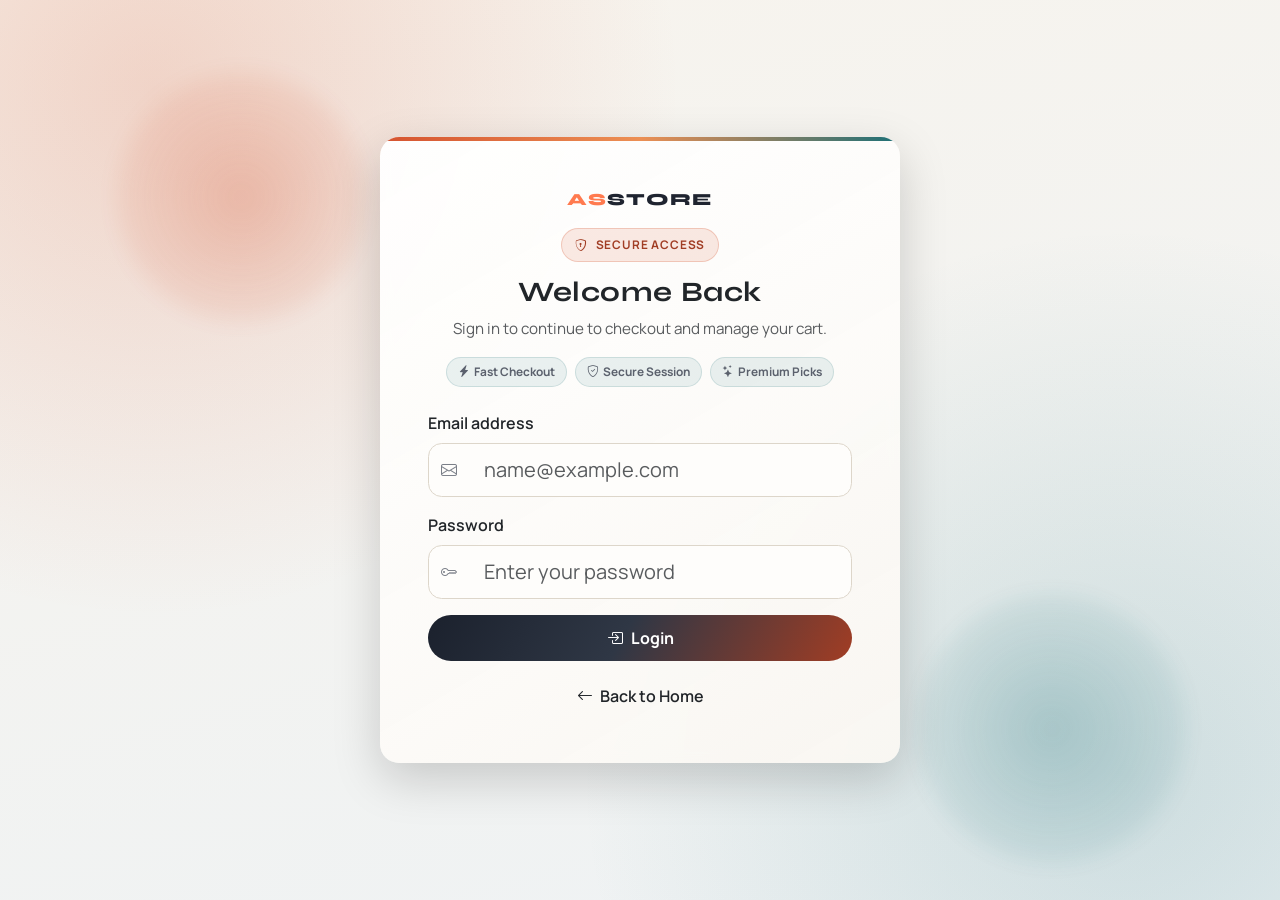
<file: checkout.html>
<!DOCTYPE html>
<html lang="en" dir="ltr">

<head>
    <meta charset="UTF-8">
    <meta name="viewport" content="width=device-width, initial-scale=1.0, viewport-fit=cover">
    <title>AS Store | Checkout</title>
    <link rel="preconnect" href="https://fonts.googleapis.com">
    <link rel="preconnect" href="https://fonts.gstatic.com" crossorigin>
    <link
        href="https://fonts.googleapis.com/css2?family=Manrope:wght@400;500;600;700;800&family=Syne:wght@600;700;800&display=swap"
        rel="stylesheet">
    <link rel="stylesheet"
        href="https://cdnjs.cloudflare.com/ajax/libs/animate.css/4.1.1/animate.min.css">
    <link href="https://cdn.jsdelivr.net/npm/bootstrap@5.3.3/dist/css/bootstrap.min.css" rel="stylesheet">
    <link rel="stylesheet" href="https://cdn.jsdelivr.net/npm/bootstrap-icons@1.11.3/font/bootstrap-icons.min.css">
    <link rel="stylesheet" href="style.css">
</head>

<body class="checkout-page">
    <main class="container py-4 py-md-5 min-vh-100 d-flex align-items-center justify-content-center auth-shell">
        <section class="auth-card card border-0 shadow-lg w-100 auth-panel checkout-panel animate__animated animate__fadeInUp">
            <div class="card-body p-4 p-md-5">
                <div class="auth-brand-wrap text-center mb-3">
                    <a href="index.html" class="auth-brand text-decoration-none"><span class="brand-mark">AS</span> STORE</a>
                </div>
                <div class="checkout-header mb-4">
                    <span class="auth-kicker"><i class="bi bi-credit-card me-2"></i>Secure Checkout</span>
                    <h1 class="h3 fw-bold mb-2 auth-title">Ready To Place Your Order</h1>
                    <p class="text-muted mb-0">Signed in as <span id="checkoutUser" class="fw-semibold"></span></p>
                    <div class="auth-highlights d-flex flex-wrap justify-content-center gap-2 mt-3">
                        <span class="auth-highlight"><i class="bi bi-patch-check-fill me-1"></i>Trusted Checkout</span>
                        <span class="auth-highlight"><i class="bi bi-box-seam me-1"></i>Quick Delivery</span>
                        <span class="auth-highlight"><i class="bi bi-arrow-repeat me-1"></i>Easy Returns</span>
                    </div>
                </div>

                <div class="checkout-summary card border-0 mb-4">
                    <div class="card-body">
                        <p class="mb-2 fw-semibold"><i class="bi bi-lock me-2"></i>Your payment flow is protected.</p>
                        <small class="text-muted">Tap place order when you are ready. You can still return to your cart.</small>
                    </div>
                </div>

                <div class="d-grid gap-2 checkout-actions">
                    <button id="placeOrderBtn" class="btn btn-dark py-2 auth-submit-btn">
                        <i class="bi bi-bag-check me-2"></i>Place Order
                    </button>
                    <a href="index.html" class="btn btn-outline-secondary checkout-back-btn">
                        <i class="bi bi-arrow-left me-2"></i>Back to Cart
                    </a>
                    <button id="logoutBtn" class="btn btn-link text-danger text-decoration-none checkout-logout-btn">
                        <i class="bi bi-box-arrow-right me-1"></i>Logout
                    </button>
                </div>

                <div class="alert alert-success mt-4 d-none auth-alert" id="orderSuccess" role="alert">
                    <i class="bi bi-check-circle me-2"></i>Order placed successfully.
                </div>
            </div>
        </section>
    </main>

    <div id="logoutConfirmOverlay" class="logout-confirm-overlay d-none">
        <div class="logout-confirm-card animate__animated animate__fadeInUp" role="dialog" aria-modal="true"
            aria-labelledby="logoutConfirmTitle">
            <div class="logout-confirm-icon">
                <i class="bi bi-box-arrow-right"></i>
            </div>
            <h5 id="logoutConfirmTitle" class="fw-bold mb-2">Log Out?</h5>
            <p class="text-muted mb-3">Are you sure you want to log out of your account?</p>
            <div class="logout-confirm-actions">
                <button id="cancelLogoutBtn" class="btn btn-outline-secondary rounded-pill px-4">
                    Stay Logged In
                </button>
                <button id="confirmLogoutBtn" class="btn btn-danger rounded-pill px-4">
                    Log Out
                </button>
            </div>
        </div>
    </div>

    <script src="auth.js"></script>
    <script src="checkout.js"></script>
</body>

</html>
</file>
<file: style.css>
﻿:root {
    --store-bg: #f5f1ea;
    --store-surface: #ffffff;
    --store-ink: #1f2430;
    --store-muted: #5f6775;
    --store-primary: #d5532f;
    --store-primary-dark: #a13d24;
    --store-accent: #1b6f76;
    --store-line: #e2ddd4;
    --store-shadow: 0 14px 36px rgba(31, 36, 48, 0.12);
}

html,
body {
    width: 100%;
    max-width: 100%;
    overflow-x: hidden;
}

html {
    scrollbar-gutter: auto;
}

body {
    background:
        radial-gradient(circle at 10% 5%, rgba(213, 83, 47, 0.11), transparent 34%),
        radial-gradient(circle at 90% 95%, rgba(27, 111, 118, 0.1), transparent 36%),
        var(--store-bg);
    color: var(--store-ink);
    font-family: "Manrope", sans-serif;
    -webkit-text-size-adjust: 100%;
    text-size-adjust: 100%;
}

#app {
    width: 100%;
    max-width: 100%;
    overflow-x: hidden;
}

img {
    max-width: 100%;
    height: auto;
}

h1,
h2,
h3,
h4,
h5,
h6,
p,
small,
span,
button,
a {
    overflow-wrap: anywhere;
}

button:focus-visible,
a:focus-visible,
input:focus-visible {
    outline: 3px solid rgba(27, 111, 118, 0.5);
    outline-offset: 2px;
}

.store-nav {
    width: 100%;
    background: rgba(19, 26, 34, 0.94);
    backdrop-filter: blur(8px);
    z-index: 1100;
}

.storefront-page {
    --store-nav-height: 74px;
    padding-top: var(--store-nav-height);
}

.storefront-page .store-nav {
    min-height: var(--store-nav-height);
}

.nav-main-list {
    gap: 0.5rem;
}

.nav-main-list .nav-link {
    padding: 0.45rem 0.75rem;
}

.nav-main-list .btn {
    min-height: 34px;
}

@media (max-width: 767.98px) {
    .offcanvas-body .nav-main-list {
        width: 100%;
    }

    .offcanvas-body .nav-main-list .nav-item {
        width: 100%;
    }

    #offcanvasNavbar {
        width: min(88vw, 360px);
        max-width: 100%;
        height: 100dvh;
        max-height: 100dvh;
        display: flex;
        flex-direction: column;
        background: rgba(19, 26, 34, 0.98) !important;
    }

    #offcanvasNavbar .offcanvas-header {
        background: transparent;
    }

    #offcanvasNavbar .offcanvas-body {
        display: block;
        flex: 1 1 auto;
        overflow-y: auto;
        padding: 1rem;
        background: transparent;
    }

    #offcanvasNavbar .nav-main-list {
        display: flex !important;
        flex-direction: column;
        align-items: stretch !important;
        gap: 0.7rem;
        margin: 0;
        padding: 0;
    }

    #offcanvasNavbar .nav-main-list .nav-link,
    #offcanvasNavbar .nav-main-list .btn {
        width: 100%;
    }
}

.navbar-brand {
    font-family: "Syne", sans-serif;
    letter-spacing: 0.08em;
}

.brand-mark {
    color: #ff7a4f;
}

.cart-nav-btn {
    border-color: rgba(255, 255, 255, 0.55);
}

.user-nav-block {
    gap: 0.55rem;
}

.user-pill {
    display: inline-flex;
    align-items: center;
    max-width: 250px;
    padding: 0.28rem 0.56rem;
    border-radius: 999px;
    border: 1px solid rgba(255, 255, 255, 0.24);
    background: rgba(255, 255, 255, 0.08);
}

.user-pill-avatar {
    width: 30px;
    height: 30px;
    border-radius: 50%;
    display: inline-flex;
    align-items: center;
    justify-content: center;
    font-size: 0.8rem;
    font-weight: 800;
    color: #fff;
    background: linear-gradient(135deg, var(--store-primary), var(--store-accent));
    margin-right: 0.45rem;
    flex-shrink: 0;
}

.user-pill-text {
    min-width: 0;
    display: inline-flex;
    flex-direction: column;
    line-height: 1.15;
    text-align: left;
}

.user-pill-text small {
    color: rgba(255, 255, 255, 0.92);
    font-size: 0.68rem;
}

.user-pill-email {
    max-width: 170px;
    white-space: nowrap;
    overflow: hidden;
    text-overflow: ellipsis;
    color: rgba(255, 255, 255, 0.76);
    font-size: 0.74rem;
}

.logout-confirm-overlay {
    position: fixed;
    inset: 0;
    z-index: 1220;
    display: flex;
    align-items: center;
    justify-content: center;
    padding: 1rem;
    background: rgba(14, 18, 24, 0.52);
    backdrop-filter: blur(4px);
}

.logout-confirm-card {
    width: min(420px, 100%);
    border-radius: 1rem;
    border: 1px solid var(--store-line);
    background: linear-gradient(160deg, #ffffff, #f9f6f1);
    box-shadow: 0 16px 40px rgba(15, 22, 30, 0.28);
    padding: 1rem;
    text-align: center;
}

.logout-confirm-card.animate__animated {
    --animate-duration: 0.35s;
}

.logout-confirm-icon {
    width: 52px;
    height: 52px;
    margin: 0 auto 0.75rem;
    border-radius: 50%;
    display: flex;
    align-items: center;
    justify-content: center;
    font-size: 1.25rem;
    color: #fff;
    background: linear-gradient(135deg, var(--store-primary), #ec8f54);
}

.logout-confirm-actions {
    display: flex;
    justify-content: center;
    gap: 0.6rem;
}

.hero-search.animate__animated {
    --animate-duration: 0.45s;
}

.filter-panel.animate__animated {
    --animate-duration: 0.6s;
}

.store-main.animate__animated,
.cart-section.animate__animated {
    --animate-duration: 0.62s;
}

.results-grid.animate__animated {
    --animate-duration: 0.48s;
}

.product-card.animate__animated,
.mobile-cart-card.animate__animated,
tr.animate__animated,
.empty-results.animate__animated {
    --animate-duration: 0.52s;
}

.hero-section {
    position: relative;
    overflow: hidden;
    background:
        linear-gradient(115deg, rgba(12, 17, 22, 0.9), rgba(18, 33, 43, 0.84)),
        url("https://picsum.photos/1920/650?blur=1&grayscale");
    background-size: cover;
    background-position: center;
    color: #f6f6f6;
    padding: 112px 0 104px;
}

.hero-section .container {
    position: relative;
    z-index: 2;
}

.hero-glow {
    position: absolute;
    width: 340px;
    height: 340px;
    border-radius: 999px;
    opacity: 0.52;
    filter: blur(12px);
}

.hero-glow-left {
    top: -110px;
    left: -80px;
    background: radial-gradient(circle, rgba(213, 83, 47, 0.85), rgba(213, 83, 47, 0));
}

.hero-glow-right {
    bottom: -180px;
    right: -120px;
    background: radial-gradient(circle, rgba(27, 111, 118, 0.8), rgba(27, 111, 118, 0));
}

.hero-kicker {
    display: inline-flex;
    align-items: center;
    gap: 0.45rem;
    font-size: 0.8rem;
    letter-spacing: 0.08em;
    text-transform: uppercase;
    padding: 0.45rem 0.9rem;
    border-radius: 999px;
    background: rgba(255, 255, 255, 0.14);
    border: 1px solid rgba(255, 255, 255, 0.25);
    margin-bottom: 1rem;
}

.hero-section h1 {
    font-family: "Syne", sans-serif;
    font-size: clamp(2rem, 5vw, 3.7rem);
    line-height: 1.1;
}

.hero-section .lead {
    max-width: 760px;
    margin-left: auto;
    margin-right: auto;
    color: rgba(246, 246, 246, 0.86);
}

.hero-search {
    border-radius: 999px;
    overflow: hidden;
    border: 1px solid rgba(255, 255, 255, 0.14);
    background: rgba(255, 255, 255, 0.93);
}

.hero-search .input-group-text,
.hero-search .form-control {
    background: transparent;
}

.hero-search .form-control:focus {
    box-shadow: none;
}

.hero-cta-btn {
    font-weight: 700;
}

.hero-stats {
    margin-bottom: -0.3rem;
}

.hero-chip {
    display: inline-flex;
    align-items: center;
    border-radius: 999px;
    padding: 0.48rem 0.85rem;
    font-size: 0.84rem;
    background: rgba(255, 255, 255, 0.12);
    border: 1px solid rgba(255, 255, 255, 0.2);
}

.collection-header h2 {
    font-family: "Syne", sans-serif;
    letter-spacing: 0.03em;
}

.result-pill {
    border-radius: 999px;
    padding: 0.42rem 0.9rem;
    font-weight: 700;
    background: rgba(213, 83, 47, 0.12);
    border: 1px solid rgba(213, 83, 47, 0.22);
    color: var(--store-primary-dark);
}

.mobile-filter-btn {
    border-radius: 999px;
}

.filter-panel {
    top: 88px;
    z-index: 1000;
    background: var(--store-surface);
    border: 1px solid var(--store-line);
    border-radius: 1rem;
}

.category-pill {
    margin-bottom: 0.35rem;
    border-radius: 0.75rem;
    color: var(--store-muted);
    font-weight: 600;
    transition: all 0.2s ease;
}

.category-pill:hover {
    background: rgba(27, 111, 118, 0.09);
    color: var(--store-accent);
}

.category-pill.active {
    background: linear-gradient(130deg, var(--store-primary), #e17952);
    color: #fff;
}

.product-card {
    background: var(--store-surface);
    border-radius: 1rem;
    border: 1px solid var(--store-line);
    box-shadow: 0 8px 20px rgba(31, 36, 48, 0.08);
    transition: transform 0.28s ease, box-shadow 0.28s ease;
}

.product-image-wrap {
    border-radius: 1rem 1rem 0 0;
    background: linear-gradient(180deg, #fff, #f3f3f3);
}

.product-card .ratio img {
    transition: transform 0.5s cubic-bezier(0.165, 0.84, 0.44, 1);
}

.rating-badge {
    font-size: 0.76rem;
    font-weight: 700;
    background: #fff5cf;
    color: #8c6512;
    border: 1px solid #efd17a;
}

.price-tag {
    color: var(--store-primary-dark);
}

.card-add-btn {
    font-weight: 700;
}

.card-add-btn:disabled {
    opacity: 0.75;
}

.stock-progress {
    background: #efe7de;
}

.stock-progress .progress-bar {
    background: linear-gradient(90deg, var(--store-primary), #f08d4f);
}

.product-description {
    line-height: 1.45;
}

.empty-results {
    border: 1px dashed var(--store-line);
    border-radius: 1rem;
    background: rgba(255, 255, 255, 0.62);
}

.mobile-quickbar {
    position: fixed;
    left: 0;
    right: 0;
    bottom: 0;
    z-index: 1075;
    display: flex;
    justify-content: space-between;
    align-items: center;
    gap: 0.45rem;
    padding: 0.55rem 0.7rem calc(0.65rem + env(safe-area-inset-bottom));
    background: rgba(255, 255, 255, 0.97);
    border-top: 1px solid var(--store-line);
    box-shadow: 0 -6px 20px rgba(31, 36, 48, 0.13);
    backdrop-filter: blur(10px);
}

.mobile-quickbar-btn {
    position: relative;
    flex: 1;
    border: 0;
    border-radius: 0.8rem;
    background: transparent;
    color: var(--store-muted);
    min-height: 48px;
    display: flex;
    flex-direction: column;
    justify-content: center;
    align-items: center;
    gap: 0.15rem;
    font-size: 0.72rem;
    font-weight: 700;
    transition: background 0.2s ease, color 0.2s ease, transform 0.2s ease;
}

.mobile-quickbar-btn i {
    font-size: 1.08rem;
}

.mobile-quickbar-btn.active {
    color: var(--store-primary-dark);
    background: rgba(213, 83, 47, 0.12);
}

.mobile-quickbar-btn:active {
    transform: scale(0.98);
}

.mobile-quickbar-badge {
    position: absolute;
    top: 2px;
    right: calc(50% - 18px);
    min-width: 18px;
    height: 18px;
    padding: 0 0.25rem;
    border-radius: 999px;
    display: flex;
    align-items: center;
    justify-content: center;
    background: var(--store-primary);
    color: #fff;
    font-size: 0.66rem;
    font-weight: 800;
    border: 1px solid rgba(255, 255, 255, 0.7);
}

.fab-btn {
    position: fixed;
    right: 30px;
    z-index: 1050;
    width: 60px;
    height: 60px;
    border-radius: 50%;
    box-shadow: 0 4px 15px rgba(0, 0, 0, 0.3);
    transition: transform 0.3s ease, opacity 0.3s ease, bottom 0.3s ease;
    display: flex;
    align-items: center;
    justify-content: center;
}

.floating-cart {
    bottom: 30px;
}

.back-to-top {
    bottom: 100px;
}

@keyframes badge-pop {
    0% {
        transform: translate(-50%, -50%) scale(1);
    }

    50% {
        transform: translate(-50%, -50%) scale(1.4);
    }

    100% {
        transform: translate(-50%, -50%) scale(1);
    }
}

.badge-pop {
    transform: translate(-50%, -50%);
    animation: badge-pop 0.3s cubic-bezier(0.175, 0.885, 0.32, 1.275);
}

@keyframes cart-shake {

    0%,
    100% {
        transform: translateX(0);
    }

    25% {
        transform: translateX(-4px) rotate(-4deg);
    }

    50% {
        transform: translateX(4px) rotate(4deg);
    }

    75% {
        transform: translateX(-4px) rotate(-4deg);
    }
}

.cart-shake {
    animation: cart-shake 0.4s ease-in-out !important;
}

.slide-in-enter-active,
.slide-in-leave-active {
    transition: all 0.5s cubic-bezier(0.175, 0.885, 0.32, 1.275);
}

.slide-in-enter-from,
.slide-in-leave-to {
    transform: translateX(100px);
    opacity: 0;
}

.offcanvas {
    z-index: 1300;
}

.offcanvas,
.offcanvas-lg {
    --bs-offcanvas-width: min(88vw, 360px);
}

.login-page {
    background:
        radial-gradient(circle at 12% 10%, rgba(213, 83, 47, 0.2), transparent 38%),
        radial-gradient(circle at 88% 86%, rgba(27, 111, 118, 0.16), transparent 40%),
        linear-gradient(165deg, #f8f4ed 0%, #eef2f4 100%);
}

.checkout-page {
    background:
        radial-gradient(circle at 9% 12%, rgba(27, 111, 118, 0.2), transparent 38%),
        radial-gradient(circle at 86% 82%, rgba(213, 83, 47, 0.18), transparent 40%),
        linear-gradient(170deg, #f7f3ec 0%, #edf3f4 100%);
}

.auth-shell {
    position: relative;
    isolation: isolate;
}

.auth-shell::before,
.auth-shell::after {
    content: "";
    position: absolute;
    z-index: -1;
    border-radius: 999px;
    filter: blur(10px);
    opacity: 0.7;
}

.auth-shell::before {
    width: 250px;
    height: 250px;
    top: 8%;
    left: 4%;
    background: radial-gradient(circle, rgba(213, 83, 47, 0.38), rgba(213, 83, 47, 0));
}

.auth-shell::after {
    width: 270px;
    height: 270px;
    right: 2%;
    bottom: 4%;
    background: radial-gradient(circle, rgba(27, 111, 118, 0.34), rgba(27, 111, 118, 0));
}

.auth-panel {
    position: relative;
    max-width: 520px;
    border-radius: 1.2rem;
    border: 1px solid rgba(226, 221, 212, 0.92);
    background:
        linear-gradient(150deg, rgba(255, 255, 255, 0.97), rgba(250, 247, 242, 0.94));
    backdrop-filter: blur(6px);
    overflow: hidden;
}

.auth-panel::before {
    content: "";
    position: absolute;
    top: 0;
    left: 0;
    right: 0;
    height: 4px;
    background: linear-gradient(90deg, var(--store-primary), #ec8f54, var(--store-accent));
}

.auth-brand-wrap {
    margin-top: 0.1rem;
}

.auth-brand {
    display: inline-flex;
    align-items: center;
    letter-spacing: 0.08em;
    font-family: "Syne", sans-serif;
    font-weight: 800;
    font-size: 1.06rem;
    color: var(--store-ink);
}

.auth-brand:hover {
    color: var(--store-primary-dark);
}

.checkout-panel {
    max-width: 560px;
}

.auth-header,
.checkout-header {
    text-align: center;
}

.auth-kicker {
    display: inline-flex;
    align-items: center;
    border-radius: 999px;
    padding: 0.44rem 0.8rem;
    margin-bottom: 0.9rem;
    font-size: 0.74rem;
    font-weight: 700;
    letter-spacing: 0.07em;
    text-transform: uppercase;
    color: var(--store-primary-dark);
    background: rgba(213, 83, 47, 0.12);
    border: 1px solid rgba(213, 83, 47, 0.24);
}

.auth-title {
    font-family: "Syne", sans-serif;
    letter-spacing: 0.02em;
}

.auth-subtitle {
    font-size: 0.95rem;
}

.auth-highlights {
    margin-bottom: 0.15rem;
}

.auth-highlight {
    display: inline-flex;
    align-items: center;
    border-radius: 999px;
    padding: 0.32rem 0.68rem;
    font-size: 0.74rem;
    font-weight: 700;
    color: #5b616d;
    background: rgba(27, 111, 118, 0.09);
    border: 1px solid rgba(27, 111, 118, 0.15);
}

.auth-input-group {
    border-radius: 0.85rem;
    border: 1px solid #ddd6ca;
    background: #fefdfb;
    overflow: hidden;
    transition: border-color 0.2s ease, box-shadow 0.2s ease;
}

.auth-input-group:focus-within {
    border-color: rgba(27, 111, 118, 0.5);
    box-shadow: 0 0 0 4px rgba(27, 111, 118, 0.12);
}

.auth-input-group .input-group-text {
    color: #7b7f88;
    background: transparent;
    min-height: 52px;
}

.auth-input-group .form-control {
    min-height: 52px;
    background: transparent;
}

.auth-input-group .form-control:focus {
    box-shadow: none;
}

.auth-submit-btn {
    min-height: 46px;
    border-radius: 999px;
    font-weight: 700;
    border: 0;
}

.auth-submit-btn.btn-dark {
    background: linear-gradient(120deg, #1b212d, #2f3745 46%, var(--store-primary-dark));
}

.auth-submit-btn.btn-dark:hover,
.auth-submit-btn.btn-dark:focus {
    background: linear-gradient(120deg, #151a22, #293241 46%, #903721);
}

.auth-back-link {
    font-weight: 600;
}

.auth-alert {
    border-radius: 0.8rem;
    font-size: 0.92rem;
}

.checkout-summary {
    border-radius: 0.9rem;
    border: 1px solid #e5dfd5 !important;
    background: #fbfaf8;
}

.checkout-actions .btn {
    min-height: 46px;
    border-radius: 999px;
}

.checkout-back-btn {
    font-weight: 600;
}

.checkout-logout-btn {
    min-height: auto !important;
    border-radius: 0;
    font-weight: 600;
}

.auth-card {
    width: 100%;
    border-radius: 1.2rem;
}

@media (max-width: 768px) {
    body:not(.login-page):not(.checkout-page) {
        padding-bottom: calc(94px + env(safe-area-inset-bottom));
    }

    .hero-section {
        padding: 88px 0 82px;
    }

    .hero-section h1 {
        font-size: 2.3rem;
    }

    .hero-section .lead {
        font-size: 1rem;
    }

    .collection-header {
        gap: 0.8rem;
    }

    .result-pill {
        align-self: flex-start;
    }

    .mobile-filter-btn {
        position: sticky;
        top: 74px;
        z-index: 1025;
    }

    .filter-panel {
        top: 80px;
    }

    .product-description {
        display: -webkit-box;
        -webkit-line-clamp: 2;
        -webkit-box-orient: vertical;
        overflow: hidden;
    }

    .floating-cart {
        display: none !important;
    }

    .back-to-top {
        bottom: 102px;
        right: 16px;
    }

    .auth-panel,
    .checkout-panel {
        max-width: 100%;
    }

    .user-nav-block {
        width: 100%;
    }

    .user-pill {
        width: 100%;
        max-width: none;
        justify-content: flex-start;
    }

    .user-pill-email {
        max-width: calc(100vw - 190px);
    }

    .auth-shell::before {
        width: 190px;
        height: 190px;
        top: 4%;
        left: -6%;
    }

    .auth-shell::after {
        width: 210px;
        height: 210px;
        right: -7%;
        bottom: 2%;
    }

    .storefront-page {
        --store-nav-height: 68px;
    }

    .nav-main-list {
        gap: 0.8rem;
    }
}

@media (max-width: 576px) {
    .logout-confirm-actions {
        flex-direction: column;
    }

    .logout-confirm-actions .btn {
        width: 100%;
    }

    .auth-shell {
        align-items: flex-start !important;
    }

    .auth-panel {
        border-radius: 1rem;
    }

    .auth-panel .card-body {
        padding: 1rem !important;
    }

    .auth-kicker {
        font-size: 0.66rem;
    }

    .auth-brand {
        font-size: 0.94rem;
    }

    .auth-title {
        font-size: 1.45rem;
    }

    .auth-subtitle {
        font-size: 0.88rem;
    }

    .auth-input-group .form-control,
    .auth-input-group .input-group-text {
        min-height: 48px;
    }

    .auth-highlights {
        justify-content: flex-start !important;
        flex-wrap: nowrap !important;
        overflow-x: auto;
        padding-bottom: 0.2rem;
        scrollbar-width: none;
    }

    .auth-highlights::-webkit-scrollbar {
        display: none;
    }

    .auth-highlight {
        white-space: nowrap;
        font-size: 0.69rem;
    }

    .checkout-summary .card-body {
        padding: 0.85rem;
    }

    .checkout-summary p {
        font-size: 0.92rem;
    }

    .hero-section {
        padding: 74px 0 64px;
    }

    .hero-kicker {
        font-size: 0.7rem;
        padding: 0.4rem 0.75rem;
    }

    .hero-search {
        border-radius: 0.95rem;
    }

    .hero-search .form-control,
    .hero-search .input-group-text {
        min-height: 48px;
        font-size: 1rem;
    }

    .hero-cta-btn {
        min-height: 44px;
    }

    .hero-stats {
        justify-content: flex-start !important;
        overflow-x: auto;
        flex-wrap: nowrap !important;
        padding-bottom: 0.25rem;
        scrollbar-width: none;
    }

    .hero-stats::-webkit-scrollbar {
        display: none;
    }

    .fab-btn {
        width: 50px;
        height: 50px;
        right: 20px;
    }

    .fab-btn i {
        font-size: 1.2rem !important;
    }

    .floating-cart {
        bottom: 20px;
    }

    .back-to-top {
        bottom: 102px;
    }

    .hero-chip {
        font-size: 0.78rem;
        white-space: nowrap;
    }

    .mobile-product-col {
        padding-left: 0.45rem;
        padding-right: 0.45rem;
    }

    .product-card {
        border-radius: 0.9rem;
    }

    .product-card .card-title {
        white-space: normal !important;
        font-size: 0.95rem;
        line-height: 1.34;
        min-height: 2.55em;
    }

    .product-card .card-body {
        padding: 0.8rem;
    }

    .product-description {
        font-size: 0.78rem;
        margin-bottom: 0.5rem;
    }

    .price-tag {
        font-size: 1.02rem;
    }

    .card-add-btn {
        width: 100%;
        min-height: 40px;
    }

    .mobile-cart-card .card-body {
        padding: 0.9rem;
    }

    .mobile-qty-stepper {
        padding: 0.2rem 0.45rem !important;
        border: 1px solid #e7e2d9;
        background: #fbfaf8 !important;
    }

    .mobile-step-btn {
        width: 34px;
        height: 34px;
        border-radius: 999px;
        border: 1px solid #ded8cf;
        background: #fff;
        font-weight: 800;
        line-height: 1;
    }

    .mobile-step-btn:disabled {
        opacity: 0.55;
    }

    .mobile-cart-summary {
        position: sticky;
        bottom: calc(86px + env(safe-area-inset-bottom));
        z-index: 1020;
        margin-top: 1rem;
        padding: 0.75rem;
        border-radius: 0.95rem;
        border: 1px solid var(--store-line);
        background: rgba(255, 255, 255, 0.97);
        box-shadow: 0 9px 22px rgba(31, 36, 48, 0.14);
    }

    .mobile-cart-summary-main {
        display: flex;
        align-items: center;
        justify-content: space-between;
        gap: 0.7rem;
    }

    .mobile-cart-total {
        font-size: 1.15rem;
        font-weight: 800;
        color: var(--store-primary-dark);
    }
}

@media (max-width: 991.98px) {
    .filter-panel {
        position: static !important;
        top: auto !important;
    }
}

@media (hover: hover) and (pointer: fine) {
    .product-card:hover {
        transform: translateY(-6px);
        box-shadow: var(--store-shadow);
    }

    .product-card:hover .ratio img {
        transform: scale(1.09);
    }

    .fab-btn:hover {
        transform: scale(1.1);
    }
}

@media (prefers-reduced-motion: reduce) {
    *,
    *::before,
    *::after {
        animation-duration: 0.01ms !important;
        animation-iteration-count: 1 !important;
        transition-duration: 0.01ms !important;
        scroll-behavior: auto !important;
    }

    .hero-glow,
    .auth-shell::before,
    .auth-shell::after {
        filter: none;
    }
}
</file>
